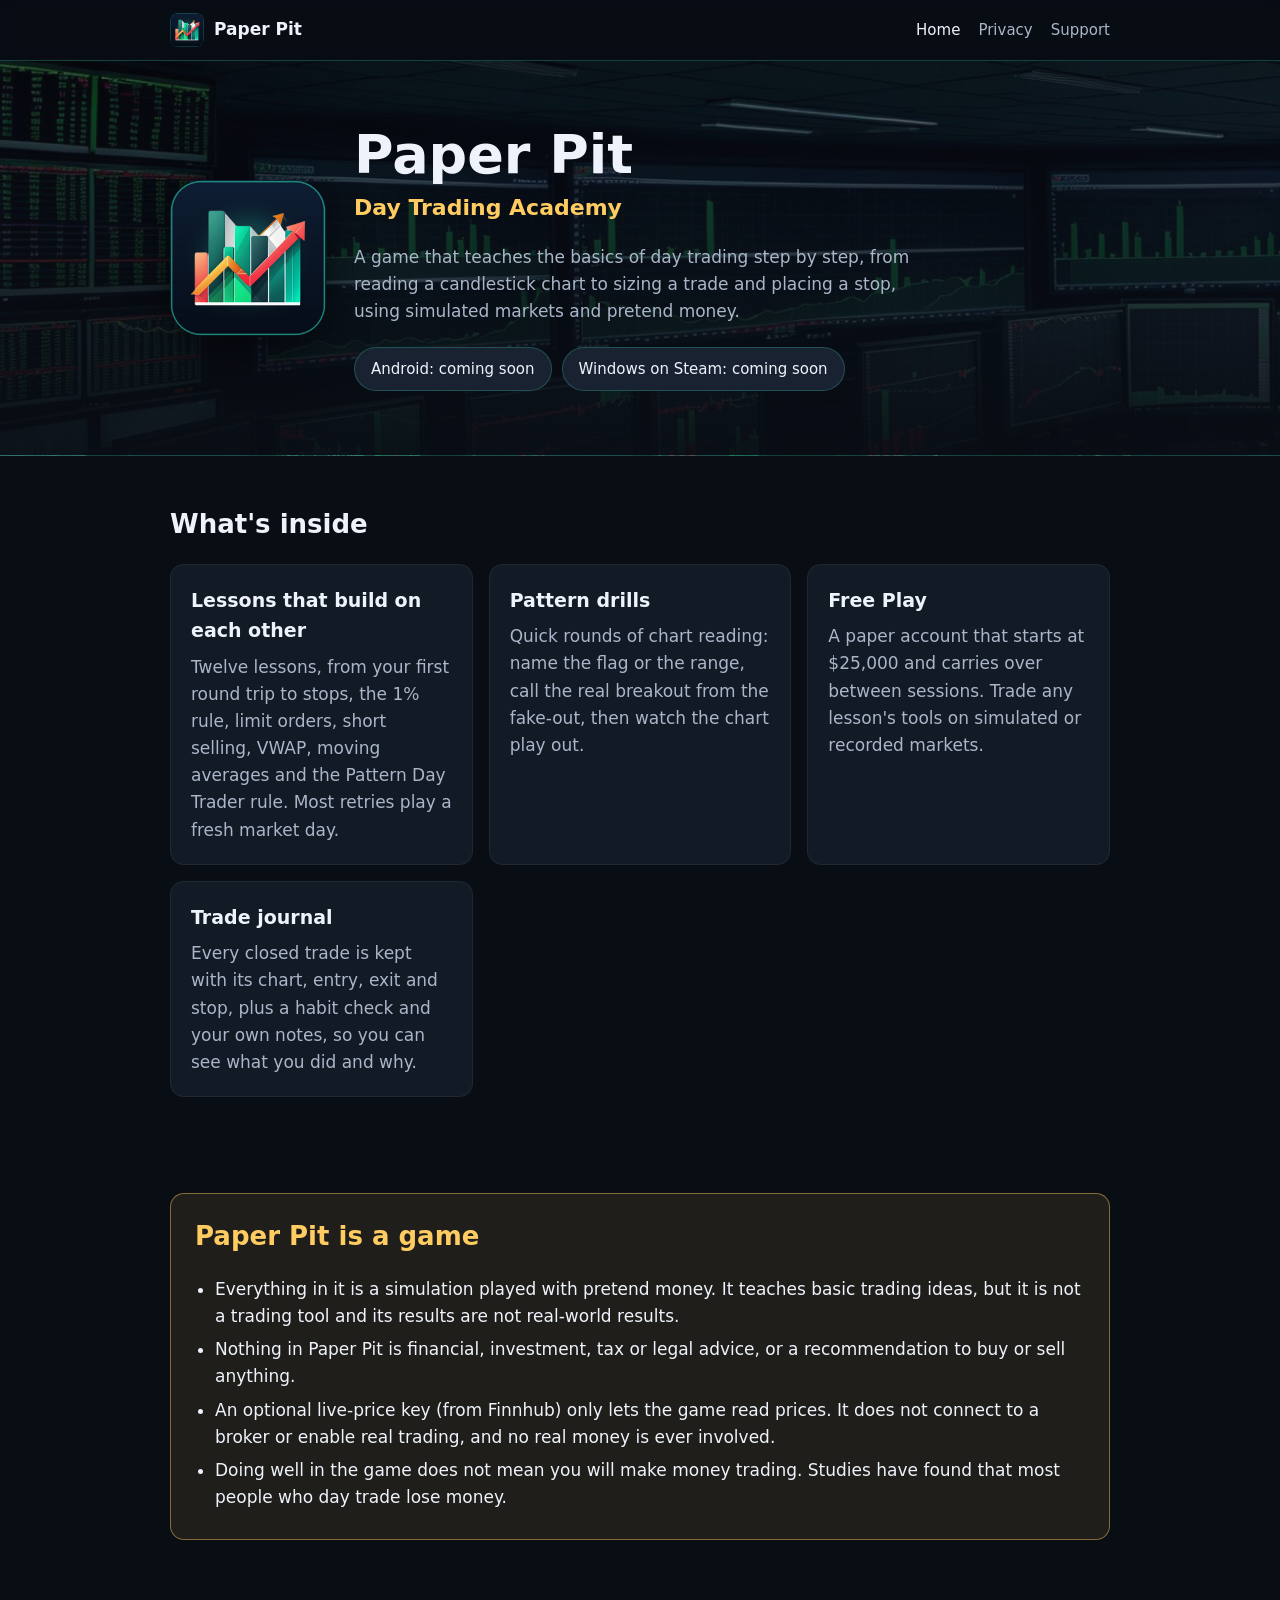
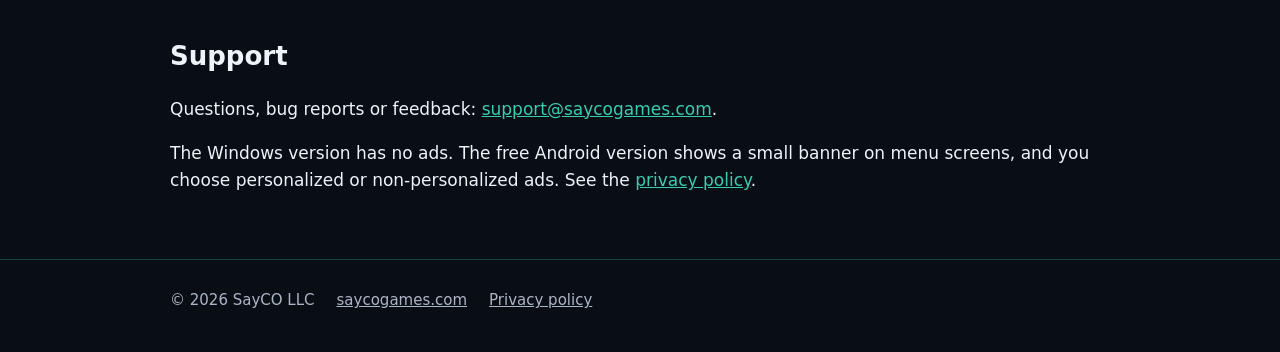
<file: index.html>
<!doctype html>
<html lang="en">
<head>
  <meta charset="utf-8">
  <meta name="viewport" content="width=device-width, initial-scale=1">
  <title>Paper Pit: Day Trading Academy</title>
  <meta name="description" content="Paper Pit is a game that teaches the basics of day trading with simulated markets and pretend money. By SayCO LLC.">
  <meta property="og:title" content="Paper Pit: Day Trading Academy">
  <meta property="og:description" content="Learn to read charts, size trades and use stops, with pretend money. It's a game, not a trading tool.">
  <meta property="og:image" content="https://paperpit.app/img/icon-256.png">
  <link rel="icon" href="img/favicon.png" type="image/png">
  <link rel="apple-touch-icon" href="img/apple-touch-icon.png">
  <link rel="stylesheet" href="style.css">
</head>
<body>
  <header class="site">
    <div class="wrap">
      <a class="brand" href="./"><img src="img/favicon.png" alt="">Paper Pit</a>
      <nav>
        <a href="./" aria-current="page">Home</a>
        <a href="privacy.html">Privacy</a>
        <a href="#contact">Support</a>
      </nav>
    </div>
  </header>

  <main>
    <div class="hero">
      <div class="wrap">
        <img class="icon" src="img/icon-256.png" alt="Paper Pit app icon">
        <div>
          <h1>Paper Pit</h1>
          <p class="tag">Day Trading Academy</p>
          <p>A game that teaches the basics of day trading step by step, from reading a candlestick chart
             to sizing a trade and placing a stop, using simulated markets and pretend money.</p>
          <div class="badges">
            <span class="badge">Android: coming soon</span>
            <span class="badge">Windows on Steam: coming soon</span>
          </div>
        </div>
      </div>
    </div>

    <section>
      <div class="wrap">
        <h2>What's inside</h2>
        <div class="grid">
          <div class="card">
            <h3>Lessons that build on each other</h3>
            <p>Twelve lessons, from your first round trip to stops, the 1% rule, limit orders, short
               selling, VWAP, moving averages and the Pattern Day Trader rule. Most retries play a fresh market day.</p>
          </div>
          <div class="card">
            <h3>Pattern drills</h3>
            <p>Quick rounds of chart reading: name the flag or the range, call the real breakout from the
               fake-out, then watch the chart play out.</p>
          </div>
          <div class="card">
            <h3>Free Play</h3>
            <p>A paper account that starts at $25,000 and carries over between sessions. Trade any lesson's
               tools on simulated or recorded markets.</p>
          </div>
          <div class="card">
            <h3>Trade journal</h3>
            <p>Every closed trade is kept with its chart, entry, exit and stop, plus a habit check and your
               own notes, so you can see what you did and why.</p>
          </div>
        </div>
      </div>
    </section>

    <section>
      <div class="wrap">
        <div class="notice">
          <h2>Paper Pit is a game</h2>
          <ul>
            <li>Everything in it is a simulation played with pretend money. It teaches basic trading ideas,
                but it is not a trading tool and its results are not real-world results.</li>
            <li>Nothing in Paper Pit is financial, investment, tax or legal advice, or a recommendation to buy
                or sell anything.</li>
            <li>An optional live-price key (from Finnhub) only lets the game read prices. It does not connect
                to a broker or enable real trading, and no real money is ever involved.</li>
            <li>Doing well in the game does not mean you will make money trading. Studies have found that most
                people who day trade lose money.</li>
          </ul>
        </div>
      </div>
    </section>

    <section id="contact">
      <div class="wrap">
        <h2>Support</h2>
        <p>Questions, bug reports or feedback: <a href="mailto:support@saycogames.com">support@saycogames.com</a>.</p>
        <p>The Windows version has no ads. The free Android version shows a small banner on menu screens, and you
           choose personalized or non-personalized ads. See the <a href="privacy.html">privacy policy</a>.</p>
      </div>
    </section>
  </main>

  <footer class="site">
    <div class="wrap">
      <span>© 2026 SayCO LLC</span>
      <a href="https://saycogames.com">saycogames.com</a>
      <a href="privacy.html">Privacy policy</a>
    </div>
  </footer>
</body>
</html>
</file>
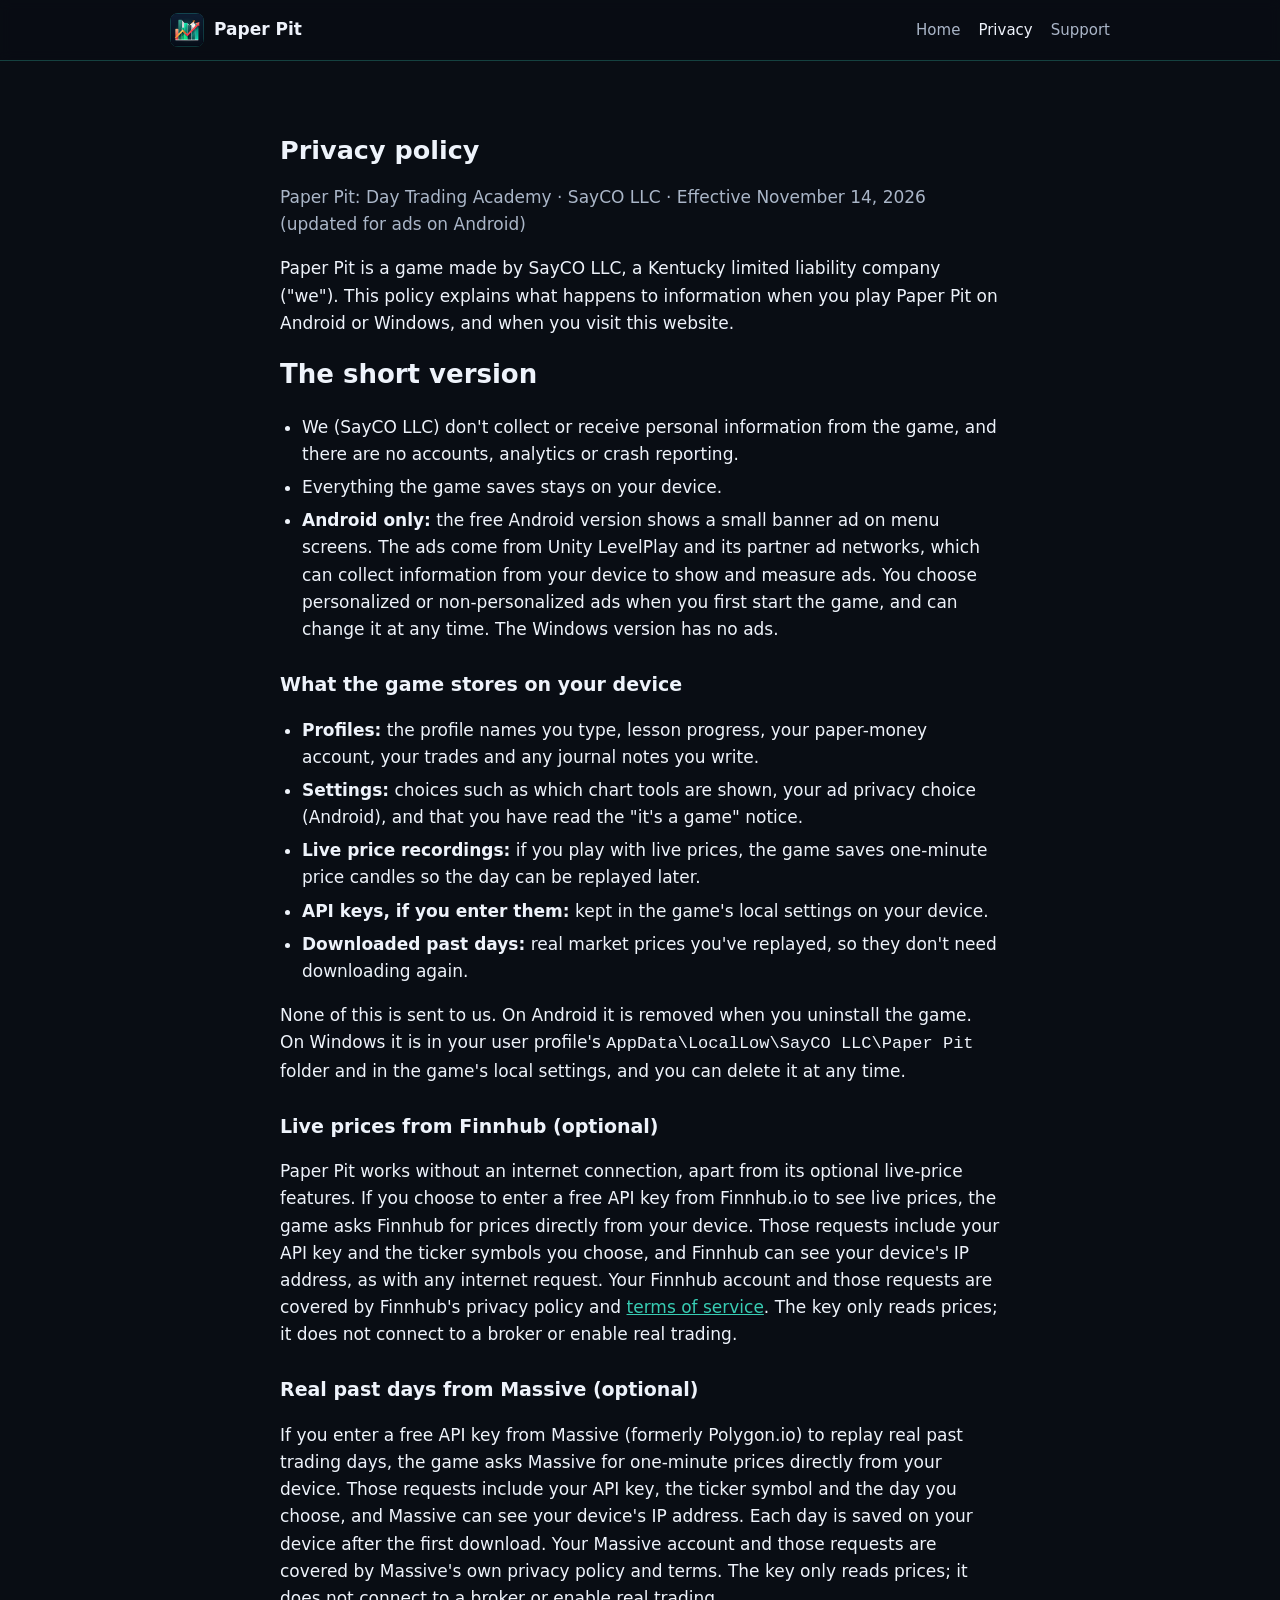
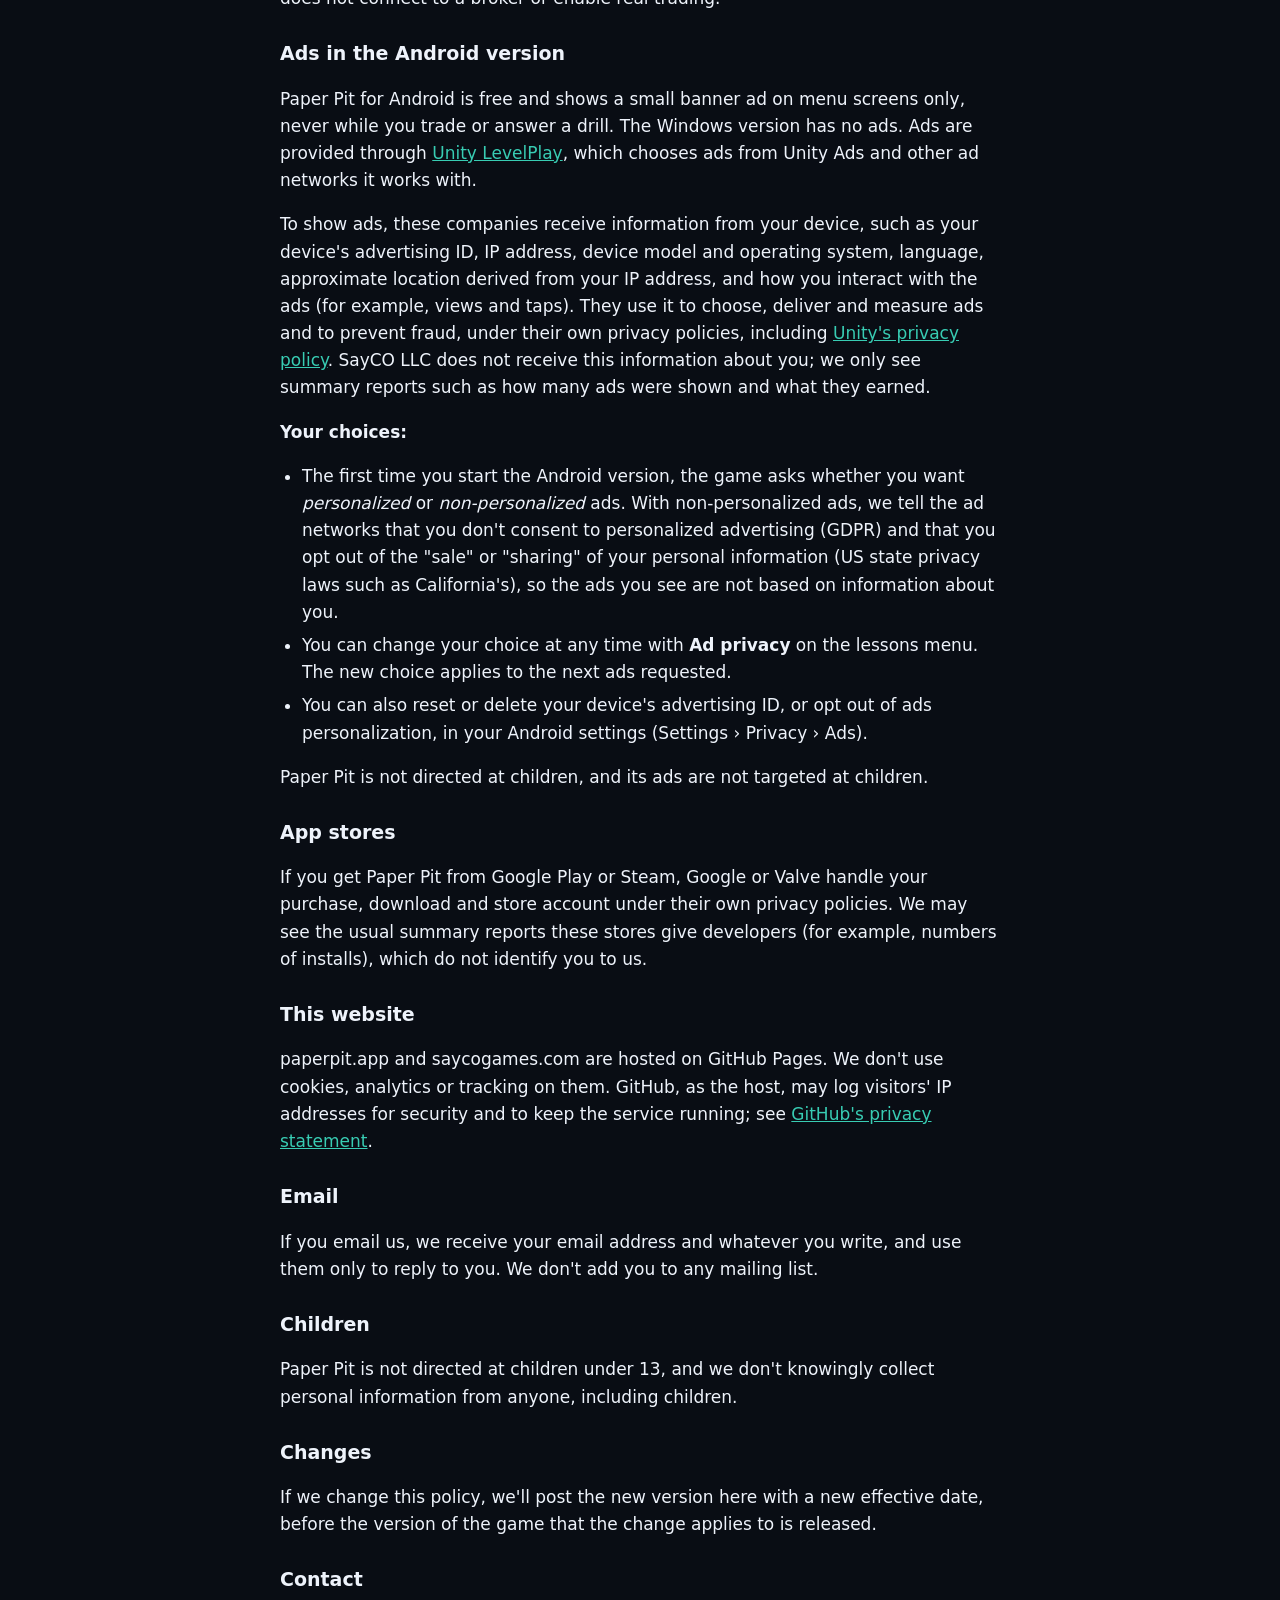
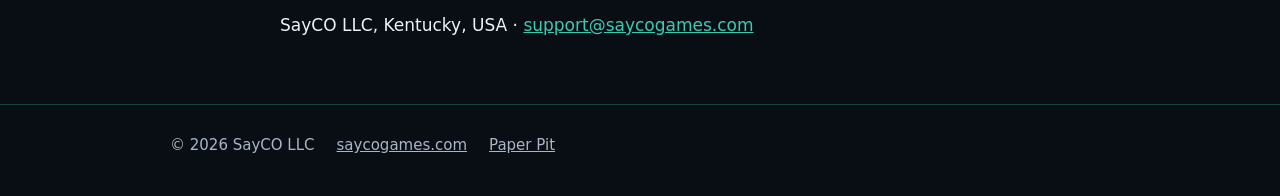
<file: privacy.html>
<!doctype html>
<html lang="en">
<head>
  <meta charset="utf-8">
  <meta name="viewport" content="width=device-width, initial-scale=1">
  <title>Paper Pit Privacy Policy</title>
  <meta name="description" content="How Paper Pit handles your data: it collects none. Profiles, settings and any API key stay on your device.">
  <link rel="icon" href="img/favicon.png" type="image/png">
  <link rel="apple-touch-icon" href="img/apple-touch-icon.png">
  <link rel="stylesheet" href="style.css">
</head>
<body>
  <header class="site">
    <div class="wrap">
      <a class="brand" href="./"><img src="img/favicon.png" alt="">Paper Pit</a>
      <nav>
        <a href="./">Home</a>
        <a href="privacy.html" aria-current="page">Privacy</a>
        <a href="./#contact">Support</a>
      </nav>
    </div>
  </header>

  <main>
    <section>
      <div class="wrap doc">
        <h1>Privacy policy</h1>
        <p class="meta">Paper Pit: Day Trading Academy · SayCO LLC · Effective November 14, 2026 (updated for ads on Android)</p>

        <p>Paper Pit is a game made by SayCO LLC, a Kentucky limited liability company ("we"). This policy
           explains what happens to information when you play Paper Pit on Android or Windows, and when you
           visit this website.</p>

        <h2>The short version</h2>
        <ul>
          <li>We (SayCO LLC) don't collect or receive personal information from the game, and there are no
              accounts, analytics or crash reporting.</li>
          <li>Everything the game saves stays on your device.</li>
          <li><strong>Android only:</strong> the free Android version shows a small banner ad on menu screens. The
              ads come from Unity LevelPlay and its partner ad networks, which can collect information from your
              device to show and measure ads. You choose personalized or non-personalized ads when you first start
              the game, and can change it at any time. The Windows version has no ads.</li>
        </ul>

        <h3>What the game stores on your device</h3>
        <ul>
          <li><strong>Profiles:</strong> the profile names you type, lesson progress, your paper-money account,
              your trades and any journal notes you write.</li>
          <li><strong>Settings:</strong> choices such as which chart tools are shown, your ad privacy choice
              (Android), and that you have read the "it's a game" notice.</li>
          <li><strong>Live price recordings:</strong> if you play with live prices, the game saves one-minute
              price candles so the day can be replayed later.</li>
          <li><strong>API keys, if you enter them:</strong> kept in the game's local settings on your device.</li>
          <li><strong>Downloaded past days:</strong> real market prices you've replayed, so they don't need downloading again.</li>
        </ul>
        <p>None of this is sent to us. On Android it is removed when you uninstall the game. On Windows it is in
           your user profile's <code>AppData\LocalLow\SayCO LLC\Paper Pit</code> folder and in the game's local
           settings, and you can delete it at any time.</p>

        <h3>Live prices from Finnhub (optional)</h3>
        <p>Paper Pit works without an internet connection, apart from its optional live-price features. If you choose to enter a free API key from
           Finnhub.io to see live prices, the game asks Finnhub for prices directly from your device. Those
           requests include your API key and the ticker symbols you choose, and Finnhub can see your device's
           IP address, as with any internet request. Your Finnhub account and those requests are covered by
           Finnhub's privacy policy and <a href="https://finnhub.io/terms-of-service">terms of service</a>. The key only reads
           prices; it does not connect to a broker or enable real trading.</p>

        <h3>Real past days from Massive (optional)</h3>
        <p>If you enter a free API key from Massive (formerly Polygon.io) to replay real past trading days, the game
           asks Massive for one-minute prices directly from your device. Those requests include your API key, the
           ticker symbol and the day you choose, and Massive can see your device's IP address. Each day is saved
           on your device after the first download. Your Massive account and those requests are covered by
           Massive's own privacy policy and terms. The key only reads prices; it does not connect to a broker or
           enable real trading.</p>

        <h3>Ads in the Android version</h3>
        <p>Paper Pit for Android is free and shows a small banner ad on menu screens only, never while you trade
           or answer a drill. The Windows version has no ads. Ads are provided through
           <a href="https://unity.com/products/levelplay">Unity LevelPlay</a>, which chooses ads from Unity Ads and
           other ad networks it works with.</p>
        <p>To show ads, these companies receive information from your device, such as your device's advertising
           ID, IP address, device model and operating system, language, approximate location derived from your IP
           address, and how you interact with the ads (for example, views and taps). They use it to choose, deliver
           and measure ads and to prevent fraud, under their own privacy policies, including
           <a href="https://unity.com/legal/game-player-and-app-user-privacy-policy">Unity's privacy policy</a>.
           SayCO LLC does not receive this information about you; we only see summary reports such as how many
           ads were shown and what they earned.</p>
        <p><strong>Your choices:</strong></p>
        <ul>
          <li>The first time you start the Android version, the game asks whether you want <em>personalized</em>
              or <em>non-personalized</em> ads. With non-personalized ads, we tell the ad networks that you don't
              consent to personalized advertising (GDPR) and that you opt out of the "sale" or "sharing" of your
              personal information (US state privacy laws such as California's), so the ads you see are not
              based on information about you.</li>
          <li>You can change your choice at any time with <strong>Ad privacy</strong> on the lessons menu. The new
              choice applies to the next ads requested.</li>
          <li>You can also reset or delete your device's advertising ID, or opt out of ads personalization, in
              your Android settings (Settings &rsaquo; Privacy &rsaquo; Ads).</li>
        </ul>
        <p>Paper Pit is not directed at children, and its ads are not targeted at children.</p>

        <h3>App stores</h3>
        <p>If you get Paper Pit from Google Play or Steam, Google or Valve handle your purchase, download and
           store account under their own privacy policies. We may see the usual summary reports these stores
           give developers (for example, numbers of installs), which do not identify you to us.</p>

        <h3>This website</h3>
        <p>paperpit.app and saycogames.com are hosted on GitHub Pages. We don't use cookies, analytics or
           tracking on them. GitHub, as the host, may log visitors' IP addresses for security and to keep the
           service running; see <a href="https://docs.github.com/en/site-policy/privacy-policies/github-general-privacy-statement">GitHub's privacy statement</a>.</p>

        <h3>Email</h3>
        <p>If you email us, we receive your email address and whatever you write, and use them only to reply
           to you. We don't add you to any mailing list.</p>

        <h3>Children</h3>
        <p>Paper Pit is not directed at children under 13, and we don't knowingly collect personal information
           from anyone, including children.</p>

        <h3>Changes</h3>
        <p>If we change this policy, we'll post the new version here with a new effective date, before the
           version of the game that the change applies to is released.</p>

        <h3>Contact</h3>
        <p>SayCO LLC, Kentucky, USA · <a href="mailto:support@saycogames.com">support@saycogames.com</a></p>
      </div>
    </section>
  </main>

  <footer class="site">
    <div class="wrap">
      <span>© 2026 SayCO LLC</span>
      <a href="https://saycogames.com">saycogames.com</a>
      <a href="./">Paper Pit</a>
    </div>
  </footer>
</body>
</html>
</file>
<file: style.css>
:root {
  --bg: #090d14;
  --panel: #121a26;
  --panel-2: #182231;
  --text: #eef3fb;
  --muted: #aab6c8;
  --accent: #38ccb3;
  --gold: #ffcc61;
  --buy: #1a946b;
  --sell: #c2434a;
  --line: rgba(56, 204, 179, 0.28);
  --radius: 14px;
  --max: 980px;
}

* { box-sizing: border-box; }

html { -webkit-text-size-adjust: 100%; }

body {
  margin: 0;
  background: var(--bg);
  color: var(--text);
  font: 17px/1.6 system-ui, -apple-system, "Segoe UI", Roboto, "Helvetica Neue", Arial, sans-serif;
}

a { color: var(--accent); }
a:hover { color: #6fe3cf; }

.wrap { max-width: var(--max); margin: 0 auto; padding: 0 20px; }

header.site {
  border-bottom: 1px solid var(--line);
  background: rgba(9, 13, 20, 0.92);
  position: sticky; top: 0; z-index: 2;
  backdrop-filter: blur(6px);
}
header.site .wrap { display: flex; align-items: center; gap: 12px; min-height: 60px; }
header.site .brand { display: flex; align-items: center; gap: 10px; color: var(--text); text-decoration: none; font-weight: 700; }
header.site .brand img { width: 34px; height: 34px; border-radius: 8px; }
header.site nav { margin-left: auto; display: flex; gap: 18px; flex-wrap: wrap; }
header.site nav a { color: var(--muted); text-decoration: none; font-size: 15px; }
header.site nav a:hover, header.site nav a[aria-current] { color: var(--text); }

.hero {
  position: relative;
  background: linear-gradient(180deg, rgba(9,13,20,0.55), rgba(9,13,20,0.96)), url("img/trading-floor.jpg") center / cover no-repeat;
  border-bottom: 1px solid var(--line);
}
.hero .wrap { display: grid; grid-template-columns: auto 1fr; gap: 28px; align-items: center; padding-top: 64px; padding-bottom: 64px; }
.hero img.icon { width: 156px; height: 156px; border-radius: 32px; box-shadow: 0 10px 40px rgba(0,0,0,0.5); }
.hero h1 { margin: 0 0 6px; font-size: clamp(34px, 6vw, 54px); line-height: 1.1; }
.hero .tag { margin: 0 0 18px; color: var(--gold); font-size: clamp(18px, 2.6vw, 22px); font-weight: 600; }
.hero p { margin: 0; color: var(--muted); max-width: 560px; }
.badges { display: flex; gap: 10px; flex-wrap: wrap; margin-top: 22px; }
.badge { display: inline-block; padding: 9px 16px; border-radius: 999px; background: var(--panel-2); border: 1px solid var(--line); color: var(--text); font-size: 15px; }

section { padding: 48px 0; }
h2 { font-size: 26px; margin: 0 0 18px; }
h3 { font-size: 19px; margin: 26px 0 8px; }

.grid { display: grid; grid-template-columns: repeat(auto-fit, minmax(260px, 1fr)); gap: 16px; }
.card { background: var(--panel); border: 1px solid rgba(255,255,255,0.06); border-radius: var(--radius); padding: 20px; }
.card h3 { margin-top: 0; }
.card p { margin: 0; color: var(--muted); }

.notice {
  background: rgba(255, 204, 97, 0.09);
  border: 1px solid rgba(255, 204, 97, 0.45);
  border-radius: var(--radius);
  padding: 22px 24px;
}
.notice h2 { color: var(--gold); }
.notice ul { margin: 0; padding-left: 20px; }
.notice li { margin: 6px 0; }

.doc { max-width: 760px; }
.doc .meta { color: var(--muted); margin-top: -8px; }
.doc ul { padding-left: 22px; }
.doc li { margin: 6px 0; }

footer.site { border-top: 1px solid var(--line); padding: 28px 0 40px; color: var(--muted); font-size: 15px; }
footer.site .wrap { display: flex; flex-wrap: wrap; gap: 10px 22px; }
footer.site a { color: var(--muted); }

@media (max-width: 640px) {
  .hero .wrap { grid-template-columns: 1fr; text-align: center; padding-top: 40px; padding-bottom: 44px; }
  .hero img.icon { width: 120px; height: 120px; margin: 0 auto; border-radius: 26px; }
  .hero p { margin: 0 auto; }
  .badges { justify-content: center; }
  header.site nav { gap: 14px; }
  body { font-size: 16px; }
}
</file>
